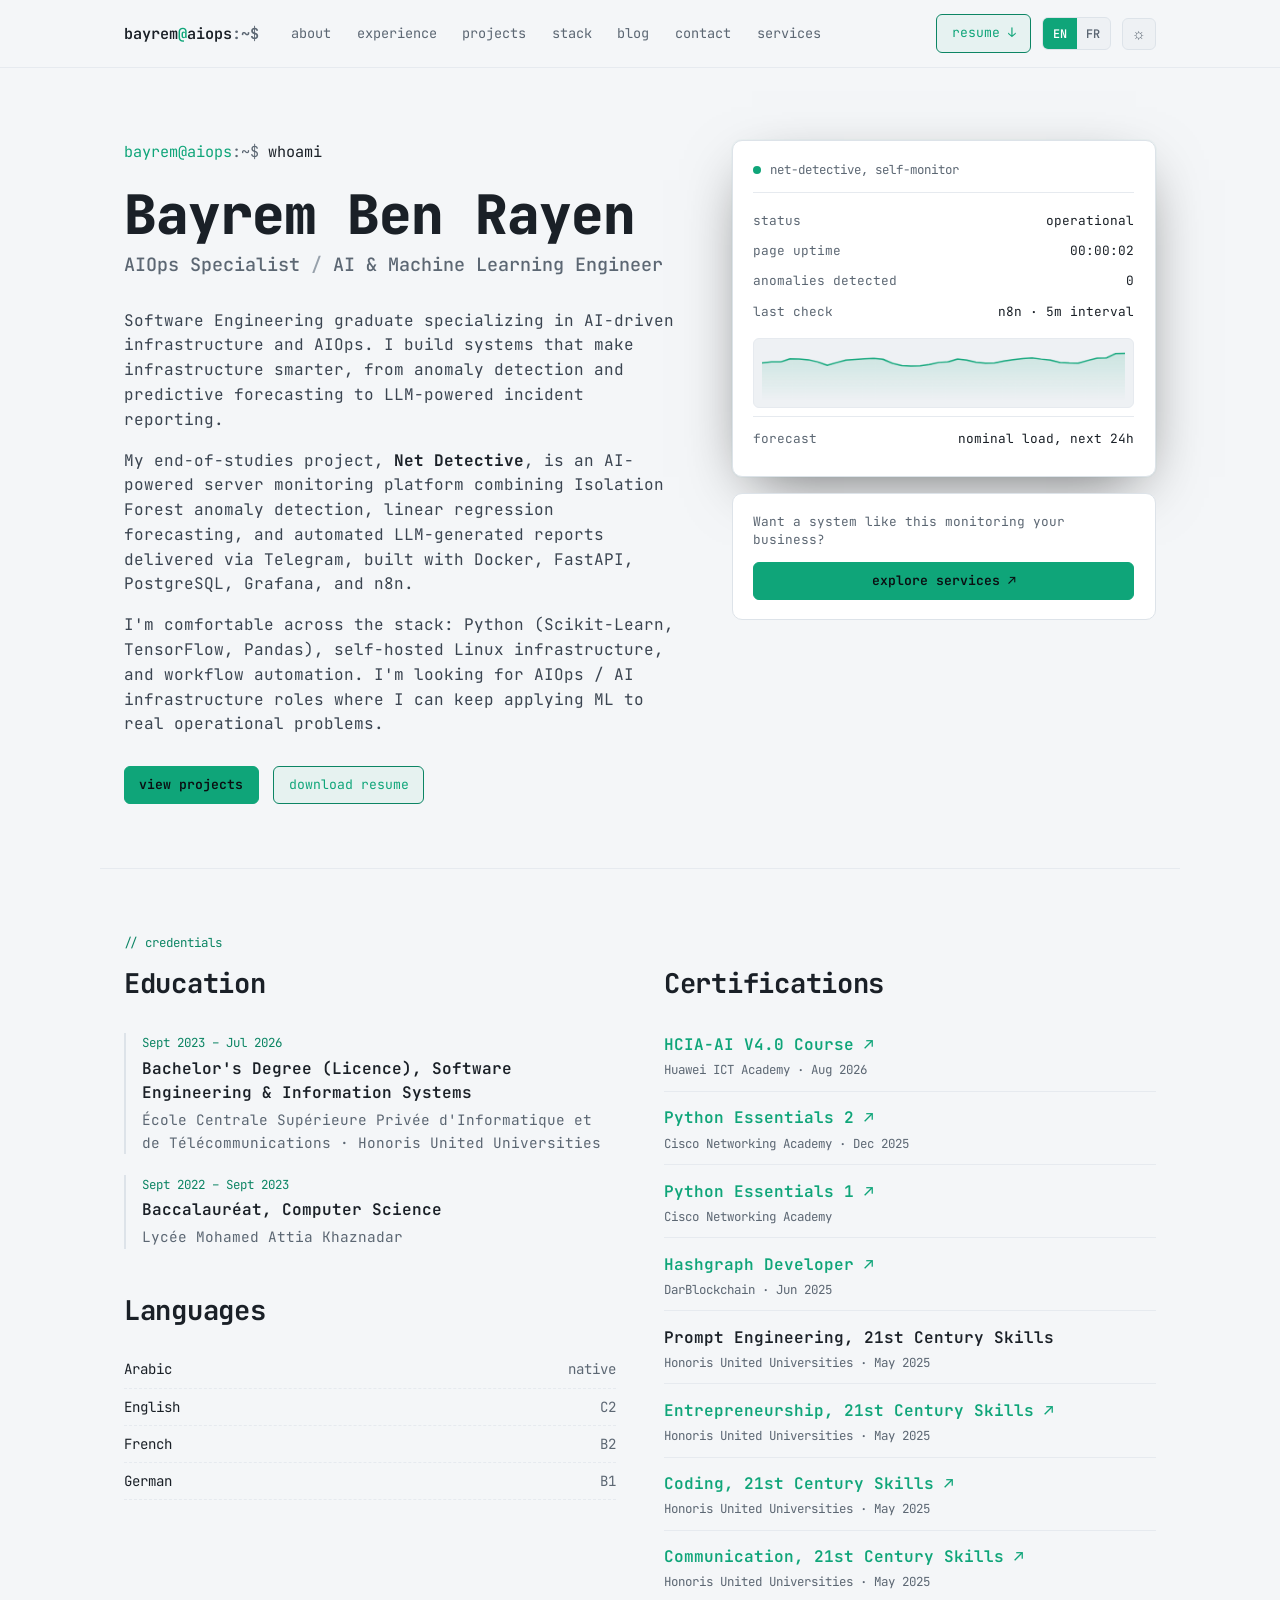
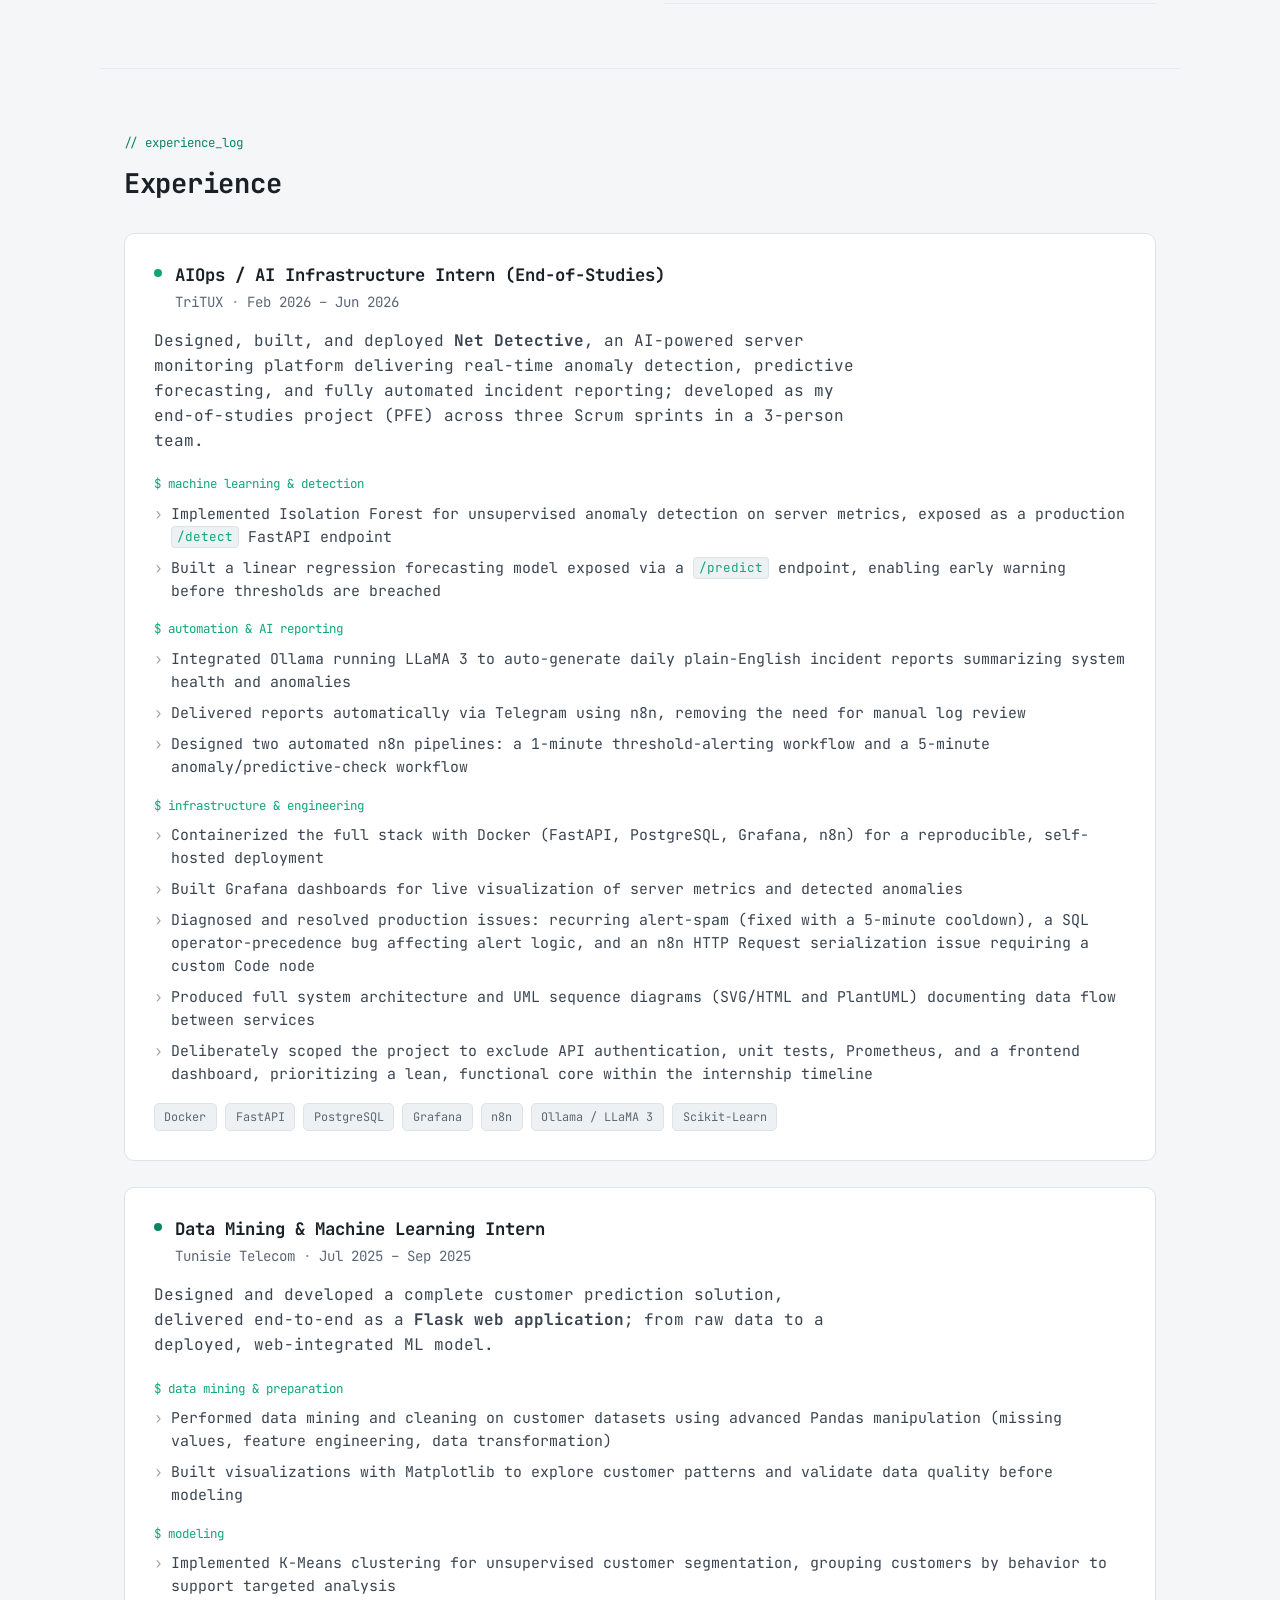
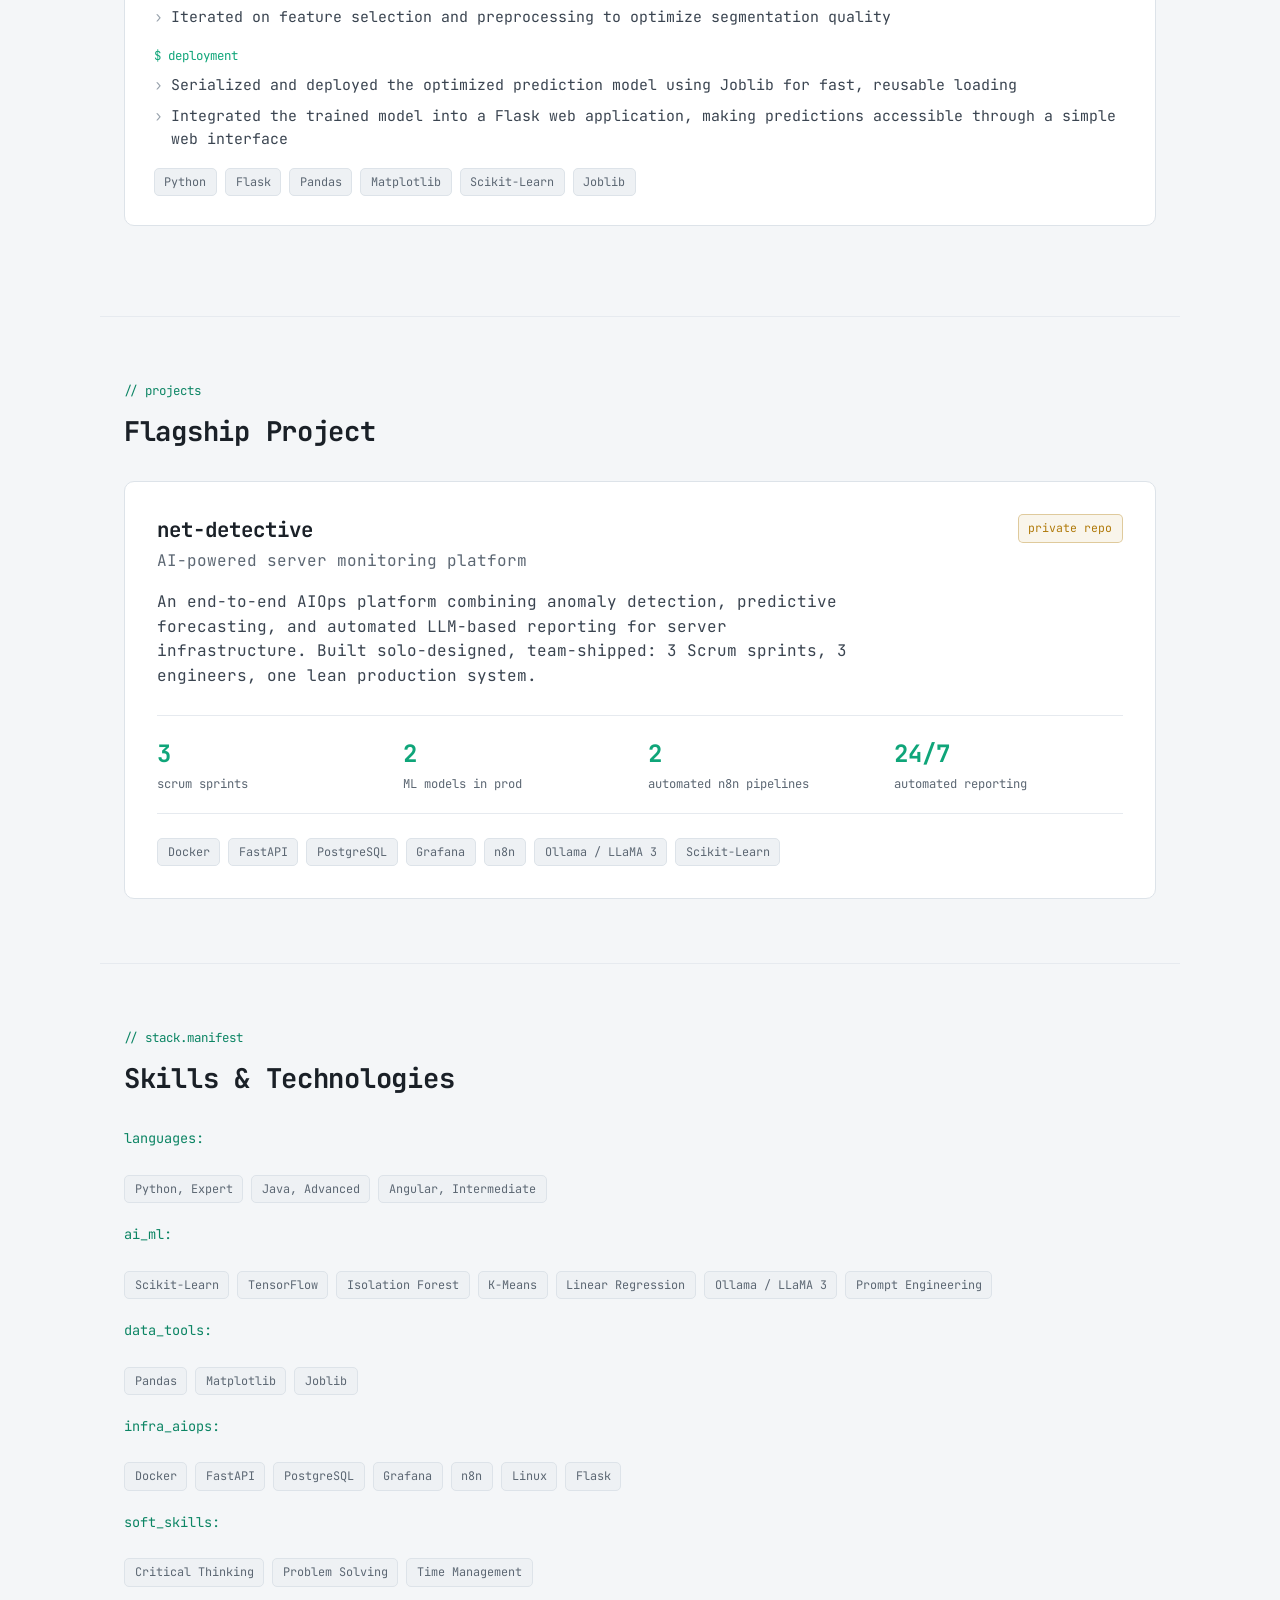
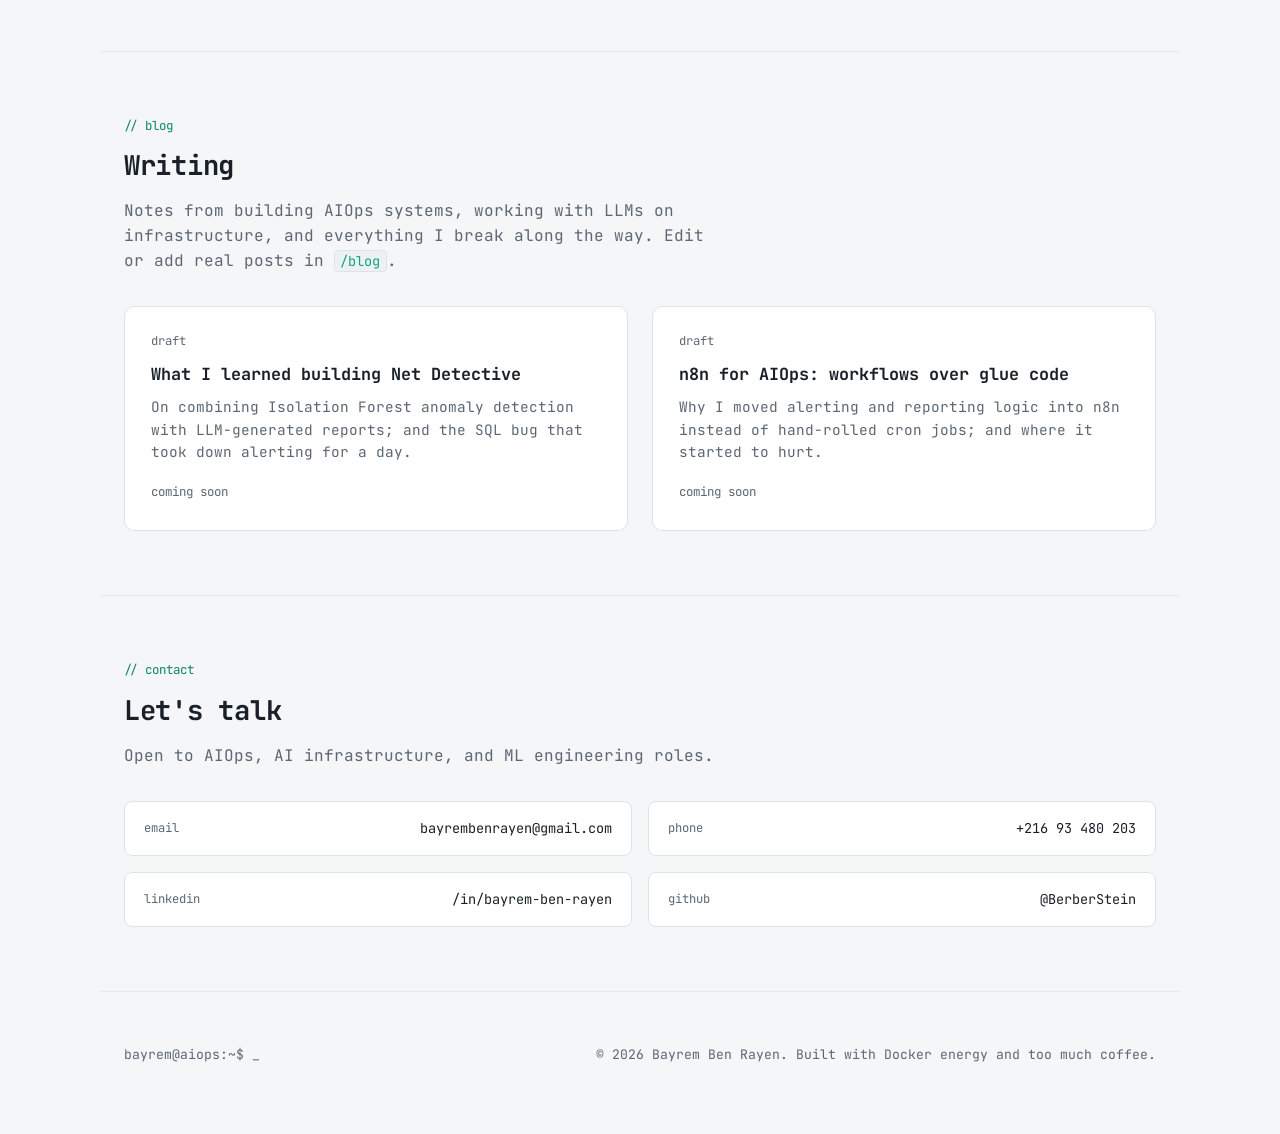
<file: index.html>
<!DOCTYPE html>
<html lang="en" data-theme="dark">
<head>
<meta charset="UTF-8">
<meta name="viewport" content="width=device-width, initial-scale=1.0">
<title data-i18n="meta.title">Bayrem Ben Rayen, AIOps Specialist</title>
<meta name="description" data-i18n="meta.description" content="Bayrem Ben Rayen, AIOps Specialist &amp; AI/ML Engineer. Building AI-powered monitoring, anomaly detection, and infrastructure automation.">
<link rel="preconnect" href="https://fonts.googleapis.com">
<link rel="preconnect" href="https://fonts.gstatic.com" crossorigin>
<link href="https://fonts.googleapis.com/css2?family=JetBrains+Mono:wght@400;500;600;700;800&display=swap" rel="stylesheet">
<link rel="stylesheet" href="style.css">
<script>
  /* Set theme before paint to avoid flash-of-wrong-theme */
  (function () {
    var t = localStorage.getItem('theme');
    if (!t) t = window.matchMedia('(prefers-color-scheme: light)').matches ? 'light' : 'dark';
    document.documentElement.setAttribute('data-theme', t);
  })();
</script>
</head>
<body>

<div class="scanline" aria-hidden="true"></div>

<!-- ============ NAV ============ -->
<header class="topbar">
  <div class="topbar-inner">
    <a href="#top" class="logo">bayrem<span class="accent">@</span>aiops<span class="muted">:~$</span></a>
    <nav class="tabs" id="tabs">
      <a href="#about" data-i18n="nav.about">about</a>
      <a href="#experience" data-i18n="nav.experience">experience</a>
      <a href="#projects" data-i18n="nav.projects">projects</a>
      <a href="#skills" data-i18n="nav.skills">stack</a>
      <a href="#blog" data-i18n="nav.blog">blog</a>
      <a href="#contact" data-i18n="nav.contact">contact</a>
      <a href="services.html" data-i18n="nav.services">services</a>
    </nav>

    <div class="nav-controls">
      <a class="btn btn-ghost resume-link js-resume-link" href="assets/Bayrem_Ben_Rayen_Resume.pdf" download="Bayrem_Ben_Rayen_Resume.pdf"><span data-i18n="nav.resume">resume</span> ↓</a>

      <div class="switcher lang-switcher" role="group" aria-label="Language">
        <button type="button" class="switcher-btn" data-lang="en" aria-pressed="true">EN</button>
        <button type="button" class="switcher-btn" data-lang="fr" aria-pressed="false">FR</button>
      </div>

      <button type="button" class="switcher theme-switcher" id="themeToggle" aria-label="Toggle light/dark theme">
        <span class="theme-icon theme-icon-dark" aria-hidden="true">&#9789;</span>
        <span class="theme-icon theme-icon-light" aria-hidden="true">&#9788;</span>
      </button>
    </div>

    <button class="menu-toggle" id="menuToggle" aria-label="Toggle menu" aria-expanded="false">
      <span></span><span></span><span></span>
    </button>
  </div>
</header>

<main id="top">

  <!-- ============ HERO ============ -->
  <section class="hero">
    <div class="hero-grid">
      <div class="hero-text">
        <p class="prompt-line"><span class="prompt">bayrem@aiops</span><span class="muted">:~$</span> <span class="typed" id="typedCmd"></span><span class="cursor" id="typeCursor">▌</span></p>
        <h1 class="hero-name" id="heroName" hidden>Bayrem Ben Rayen</h1>
        <p class="hero-role" id="heroRole" hidden data-i18n="hero.role">AIOps Specialist <span class="dim">/</span> AI &amp; Machine Learning Engineer</p>

        <div class="hero-about" id="heroAbout" hidden>
          <p data-i18n="hero.about1">Software Engineering graduate specializing in AI-driven infrastructure and AIOps. I build systems that make infrastructure smarter, from anomaly detection and predictive forecasting to LLM-powered incident reporting.</p>
          <p data-i18n="hero.about2">My end-of-studies project, <strong>Net Detective</strong>, is an AI-powered server monitoring platform combining Isolation Forest anomaly detection, linear regression forecasting, and automated LLM-generated reports delivered via Telegram, built with Docker, FastAPI, PostgreSQL, Grafana, and n8n.</p>
          <p data-i18n="hero.about3">I'm comfortable across the stack: Python (Scikit-Learn, TensorFlow, Pandas), self-hosted Linux infrastructure, and workflow automation. I'm looking for AIOps / AI infrastructure roles where I can keep applying ML to real operational problems.</p>
        </div>

        <div class="hero-cta" id="heroCta" hidden>
          <a href="#projects" class="btn btn-primary" data-i18n="hero.ctaProjects">view projects</a>
          <a href="assets/Bayrem_Ben_Rayen_Resume.pdf" download="Bayrem_Ben_Rayen_Resume.pdf" class="btn btn-ghost js-resume-link" data-i18n="hero.ctaResume">download resume</a>
        </div>
      </div>

      <!-- Signature element: live self-monitoring widget, plus a separate services CTA card -->
      <div class="status-column">
        <aside class="status-card" aria-label="Live status panel">
          <div class="status-card-head">
            <span class="dot dot-live"></span>
            <span class="status-title" data-i18n="status.title">net-detective, self-monitor</span>
          </div>
          <div class="status-row">
            <span class="k" data-i18n="status.status">status</span><span class="v v-ok" data-i18n="status.operational">operational</span>
          </div>
          <div class="status-row">
            <span class="k" data-i18n="status.uptime">page uptime</span><span class="v mono" id="uptime">00:00:00</span>
          </div>
          <div class="status-row">
            <span class="k" data-i18n="status.anomalies">anomalies detected</span><span class="v mono">0</span>
          </div>
          <div class="status-row">
            <span class="k" data-i18n="status.lastCheck">last check</span><span class="v mono">n8n · 5m interval</span>
          </div>
          <div class="sparkline-wrap">
            <canvas id="sparkline" width="280" height="64" aria-hidden="true"></canvas>
          </div>
          <div class="status-row status-row-sub">
            <span class="k" data-i18n="status.forecast">forecast</span><span class="v mono v-muted" data-i18n="status.forecastValue">nominal load, next 24h</span>
          </div>
        </aside>

        <div class="services-cta-card">
          <p class="services-cta-line" data-i18n="status.ctaLine">Want a system like this monitoring your business?</p>
          <a href="services.html" class="btn btn-primary services-cta-btn" data-i18n="status.ctaBtn">explore services ↗</a>
        </div>
      </div>
    </div>
  </section>

  <!-- ============ ABOUT / EDUCATION / CERTS ============ -->
  <section class="section" id="about">
    <p class="section-label" data-i18n="credentials.label">// credentials</p>
    <div class="credentials-grid">
      <div>
        <h2 class="section-title" data-i18n="credentials.education">Education</h2>
        <ul class="log-list">
          <li class="log-item">
            <p class="log-time">Sept 2023 – Jul 2026</p>
            <p class="log-title" data-i18n="credentials.degree1">Bachelor's Degree (Licence), Software Engineering &amp; Information Systems</p>
            <p class="log-org">École Centrale Supérieure Privée d'Informatique et de Télécommunications · Honoris United Universities</p>
          </li>
          <li class="log-item">
            <p class="log-time">Sept 2022 – Sept 2023</p>
            <p class="log-title" data-i18n="credentials.degree2">Baccalauréat, Computer Science</p>
            <p class="log-org">Lycée Mohamed Attia Khaznadar</p>
          </li>
        </ul>

        <h2 class="section-title" style="margin-top:2.5rem" data-i18n="credentials.languages">Languages</h2>
        <div class="lang-grid">
          <div class="lang-item"><span data-i18n="lang.arabic">Arabic</span><span class="muted" data-i18n="lang.native">native</span></div>
          <div class="lang-item"><span data-i18n="lang.english">English</span><span class="muted">C2</span></div>
          <div class="lang-item"><span data-i18n="lang.french">French</span><span class="muted">B2</span></div>
          <div class="lang-item"><span data-i18n="lang.german">German</span><span class="muted">B1</span></div>
        </div>
      </div>

      <div>
        <h2 class="section-title" data-i18n="credentials.certifications">Certifications</h2>
        <ul class="cert-list">
          <li><span class="cert-name"><a href="https://kltstaticcontent.shixizhi.huawei.com/1365189427395223554/certificate/20260824/4f1c92c9d13d463e9f80c8f2a8dee441_ICT20260824010252810e654c35db4ef8adb7e2ed8cce6f40.png" target="_blank" rel="noopener">HCIA-AI V4.0 Course ↗</a></span><span class="cert-meta">Huawei ICT Academy · Aug 2026</span></li>
          <li><span class="cert-name"><a href="https://www.credly.com/badges/057ed970-123d-4dab-bc8f-a07d6956bdf1/linked_in_profile" target="_blank" rel="noopener">Python Essentials 2 ↗</a></span><span class="cert-meta">Cisco Networking Academy · Dec 2025</span></li>
          <li><span class="cert-name"><a href="https://www.credly.com/badges/977ac0bd-4175-491e-a838-a5a102649966/linked_in_profile" target="_blank" rel="noopener">Python Essentials 1 ↗</a></span><span class="cert-meta">Cisco Networking Academy</span></li>
          <li><span class="cert-name"><a href="https://certs.hashgraphdev.com/01b52979-6a62-4985-bcdd-cd4ba0e182e5.pdf" target="_blank" rel="noopener">Hashgraph Developer ↗</a></span><span class="cert-meta">DarBlockchain · Jun 2025</span></li>
          <li><span class="cert-name">Prompt Engineering, 21st Century Skills</span><span class="cert-meta">Honoris United Universities · May 2025</span></li>
          <li><span class="cert-name"><a href="https://certificate.bcdiploma.com/check/5B439CD9E2BDD6687E4ACC3F249353265AF00162A43A68F69F8790824325276DRUJjdm1tbWtLb0tnSVJaOUZRanVSR2g4M0QwbHc4bUlYZnRDMXlwajBJdHRxZFJn" target="_blank" rel="noopener">Entrepreneurship, 21st Century Skills ↗</a></span><span class="cert-meta">Honoris United Universities · May 2025</span></li>
          <li><span class="cert-name"><a href="https://certificate.bcdiploma.com/check/F046010E24EC4E0623BB02B05426C9A2F44B61C1AB4B148A36810F5EF00DCD72S1EyNGFXZW5BWGdTc1VpeUhMWldTd1pKMkl2OC94a2s0ZmpjQk04amM2dmhZWXVO" target="_blank" rel="noopener">Coding, 21st Century Skills ↗</a></span><span class="cert-meta">Honoris United Universities · May 2025</span></li>
          <li><span class="cert-name"><a href="https://certificate.bcdiploma.com/check/F725AB26A1311F7C8F5179470775BBAE978161C5951278259E3E6DB64FC4564BQ0tPTjdTdi9pbnpOaTdFTWxhbHpRNjdKT2phV1RYSVlhQjdGSW5HYzg3UlQvZHZ5" target="_blank" rel="noopener">Communication, 21st Century Skills ↗</a></span><span class="cert-meta">Honoris United Universities · May 2025</span></li>
        </ul>
      </div>
    </div>
  </section>

  <!-- ============ EXPERIENCE ============ -->
  <section class="section" id="experience">
    <p class="section-label" data-i18n="experience.label">// experience_log</p>
    <h2 class="section-title" data-i18n="experience.title">Experience</h2>

    <div class="log-entry">
      <div class="log-entry-head">
        <span class="dot dot-live"></span>
        <div>
          <p class="log-entry-title" data-i18n="exp1.title">AIOps / AI Infrastructure Intern (End-of-Studies)</p>
          <p class="log-entry-org">TriTUX <span class="dim">·</span> <span class="mono muted">Feb 2026 – Jun 2026</span></p>
        </div>
      </div>
      <p class="log-entry-summary" data-i18n="exp1.summary">Designed, built, and deployed <strong>Net Detective</strong>, an AI-powered server monitoring platform delivering real-time anomaly detection, predictive forecasting, and fully automated incident reporting; developed as my end-of-studies project (PFE) across three Scrum sprints in a 3-person team.</p>

      <div class="log-block">
        <p class="log-block-label" data-i18n="exp1.block1Label">$ machine learning &amp; detection</p>
        <ul class="terminal-list" data-i18n="exp1.block1Items">
          <li>Implemented Isolation Forest for unsupervised anomaly detection on server metrics, exposed as a production <code>/detect</code> FastAPI endpoint</li>
          <li>Built a linear regression forecasting model exposed via a <code>/predict</code> endpoint, enabling early warning before thresholds are breached</li>
        </ul>
      </div>
      <div class="log-block">
        <p class="log-block-label" data-i18n="exp1.block2Label">$ automation &amp; AI reporting</p>
        <ul class="terminal-list" data-i18n="exp1.block2Items">
          <li>Integrated Ollama running LLaMA 3 to auto-generate daily plain-English incident reports summarizing system health and anomalies</li>
          <li>Delivered reports automatically via Telegram using n8n, removing the need for manual log review</li>
          <li>Designed two automated n8n pipelines: a 1-minute threshold-alerting workflow and a 5-minute anomaly/predictive-check workflow</li>
        </ul>
      </div>
      <div class="log-block">
        <p class="log-block-label" data-i18n="exp1.block3Label">$ infrastructure &amp; engineering</p>
        <ul class="terminal-list" data-i18n="exp1.block3Items">
          <li>Containerized the full stack with Docker (FastAPI, PostgreSQL, Grafana, n8n) for a reproducible, self-hosted deployment</li>
          <li>Built Grafana dashboards for live visualization of server metrics and detected anomalies</li>
          <li>Diagnosed and resolved production issues: recurring alert-spam (fixed with a 5-minute cooldown), a SQL operator-precedence bug affecting alert logic, and an n8n HTTP Request serialization issue requiring a custom Code node</li>
          <li>Produced full system architecture and UML sequence diagrams (SVG/HTML and PlantUML) documenting data flow between services</li>
          <li>Deliberately scoped the project to exclude API authentication, unit tests, Prometheus, and a frontend dashboard, prioritizing a lean, functional core within the internship timeline</li>
        </ul>
      </div>
      <div class="tag-row">
        <span class="tag">Docker</span><span class="tag">FastAPI</span><span class="tag">PostgreSQL</span><span class="tag">Grafana</span><span class="tag">n8n</span><span class="tag">Ollama / LLaMA 3</span><span class="tag">Scikit-Learn</span>
      </div>
    </div>

    <div class="log-entry">
      <div class="log-entry-head">
        <span class="dot dot-ok"></span>
        <div>
          <p class="log-entry-title" data-i18n="exp2.title">Data Mining &amp; Machine Learning Intern</p>
          <p class="log-entry-org">Tunisie Telecom <span class="dim">·</span> <span class="mono muted">Jul 2025 – Sep 2025</span></p>
        </div>
      </div>
      <p class="log-entry-summary" data-i18n="exp2.summary">Designed and developed a complete customer prediction solution, delivered end-to-end as a <strong>Flask web application</strong>; from raw data to a deployed, web-integrated ML model.</p>

      <div class="log-block">
        <p class="log-block-label" data-i18n="exp2.block1Label">$ data mining &amp; preparation</p>
        <ul class="terminal-list" data-i18n="exp2.block1Items">
          <li>Performed data mining and cleaning on customer datasets using advanced Pandas manipulation (missing values, feature engineering, data transformation)</li>
          <li>Built visualizations with Matplotlib to explore customer patterns and validate data quality before modeling</li>
        </ul>
      </div>
      <div class="log-block">
        <p class="log-block-label" data-i18n="exp2.block2Label">$ modeling</p>
        <ul class="terminal-list" data-i18n="exp2.block2Items">
          <li>Implemented K-Means clustering for unsupervised customer segmentation, grouping customers by behavior to support targeted analysis</li>
          <li>Iterated on feature selection and preprocessing to optimize segmentation quality</li>
        </ul>
      </div>
      <div class="log-block">
        <p class="log-block-label" data-i18n="exp2.block3Label">$ deployment</p>
        <ul class="terminal-list" data-i18n="exp2.block3Items">
          <li>Serialized and deployed the optimized prediction model using Joblib for fast, reusable loading</li>
          <li>Integrated the trained model into a Flask web application, making predictions accessible through a simple web interface</li>
        </ul>
      </div>
      <div class="tag-row">
        <span class="tag">Python</span><span class="tag">Flask</span><span class="tag">Pandas</span><span class="tag">Matplotlib</span><span class="tag">Scikit-Learn</span><span class="tag">Joblib</span>
      </div>
    </div>
  </section>

  <!-- ============ PROJECTS ============ -->
  <section class="section" id="projects">
    <p class="section-label" data-i18n="projects.label">// projects</p>
    <h2 class="section-title" data-i18n="projects.title">Flagship Project</h2>

    <div class="project-card">
      <div class="project-card-head">
        <div>
          <p class="project-name">net-detective</p>
          <p class="project-tagline" data-i18n="projects.tagline">AI-powered server monitoring platform</p>
        </div>
        <span class="badge badge-private" data-i18n="projects.private">private repo</span>
      </div>
      <p class="project-desc" data-i18n="projects.desc">An end-to-end AIOps platform combining anomaly detection, predictive forecasting, and automated LLM-based reporting for server infrastructure. Built solo-designed, team-shipped: 3 Scrum sprints, 3 engineers, one lean production system.</p>

      <div class="project-stats">
        <div class="stat"><span class="stat-num">3</span><span class="stat-label" data-i18n="projects.stat1">scrum sprints</span></div>
        <div class="stat"><span class="stat-num">2</span><span class="stat-label" data-i18n="projects.stat2">ML models in prod</span></div>
        <div class="stat"><span class="stat-num">2</span><span class="stat-label" data-i18n="projects.stat3">automated n8n pipelines</span></div>
        <div class="stat"><span class="stat-num">24/7</span><span class="stat-label" data-i18n="projects.stat4">automated reporting</span></div>
      </div>

      <div class="tag-row">
        <span class="tag">Docker</span><span class="tag">FastAPI</span><span class="tag">PostgreSQL</span><span class="tag">Grafana</span><span class="tag">n8n</span><span class="tag">Ollama / LLaMA 3</span><span class="tag">Scikit-Learn</span>
      </div>
    </div>
  </section>

  <!-- ============ SKILLS ============ -->
  <section class="section" id="skills">
    <p class="section-label" data-i18n="skills.label">// stack.manifest</p>
    <h2 class="section-title" data-i18n="skills.title">Skills &amp; Technologies</h2>

    <div class="stack-grid">
      <div class="stack-group">
        <p class="stack-key">languages:</p>
        <div class="tag-row"><span class="tag" data-i18n="skills.pyExpert">Python, Expert</span><span class="tag" data-i18n="skills.javaAdv">Java, Advanced</span><span class="tag" data-i18n="skills.angularInt">Angular, Intermediate</span></div>
      </div>
      <div class="stack-group">
        <p class="stack-key">ai_ml:</p>
        <div class="tag-row"><span class="tag">Scikit-Learn</span><span class="tag">TensorFlow</span><span class="tag">Isolation Forest</span><span class="tag">K-Means</span><span class="tag">Linear Regression</span><span class="tag">Ollama / LLaMA 3</span><span class="tag">Prompt Engineering</span></div>
      </div>
      <div class="stack-group">
        <p class="stack-key">data_tools:</p>
        <div class="tag-row"><span class="tag">Pandas</span><span class="tag">Matplotlib</span><span class="tag">Joblib</span></div>
      </div>
      <div class="stack-group">
        <p class="stack-key">infra_aiops:</p>
        <div class="tag-row"><span class="tag">Docker</span><span class="tag">FastAPI</span><span class="tag">PostgreSQL</span><span class="tag">Grafana</span><span class="tag">n8n</span><span class="tag">Linux</span><span class="tag">Flask</span></div>
      </div>
      <div class="stack-group">
        <p class="stack-key">soft_skills:</p>
        <div class="tag-row"><span class="tag" data-i18n="skills.critical">Critical Thinking</span><span class="tag" data-i18n="skills.problem">Problem Solving</span><span class="tag" data-i18n="skills.time">Time Management</span></div>
      </div>
    </div>
  </section>

  <!-- ============ BLOG ============ -->
  <section class="section" id="blog">
    <p class="section-label" data-i18n="blog.label">// blog</p>
    <h2 class="section-title" data-i18n="blog.title">Writing</h2>
    <p class="section-intro" data-i18n="blog.intro">Notes from building AIOps systems, working with LLMs on infrastructure, and everything I break along the way. <span class="muted">Edit or add real posts in <code>/blog</code>.</span></p>

    <div class="blog-grid">
      <article class="blog-card">
        <p class="blog-meta"><span class="mono muted" data-i18n="blog.draft">draft</span></p>
        <h3 class="blog-title" data-i18n="blog.post1Title">What I learned building Net Detective</h3>
        <p class="blog-excerpt" data-i18n="blog.post1Excerpt">On combining Isolation Forest anomaly detection with LLM-generated reports; and the SQL bug that took down alerting for a day.</p>
        <span class="blog-link muted" data-i18n="blog.comingSoon">coming soon</span>
      </article>
      <article class="blog-card">
        <p class="blog-meta"><span class="mono muted" data-i18n="blog.draft">draft</span></p>
        <h3 class="blog-title" data-i18n="blog.post2Title">n8n for AIOps: workflows over glue code</h3>
        <p class="blog-excerpt" data-i18n="blog.post2Excerpt">Why I moved alerting and reporting logic into n8n instead of hand-rolled cron jobs; and where it started to hurt.</p>
        <span class="blog-link muted" data-i18n="blog.comingSoon">coming soon</span>
      </article>
    </div>
  </section>

  <!-- ============ CONTACT ============ -->
  <section class="section section-contact" id="contact">
    <p class="section-label" data-i18n="contact.label">// contact</p>
    <h2 class="section-title" data-i18n="contact.title">Let's talk</h2>
    <p class="section-intro" data-i18n="contact.intro">Open to AIOps, AI infrastructure, and ML engineering roles.</p>

    <div class="contact-grid">
      <a class="contact-item" href="mailto:bayrembenrayen@gmail.com">
        <span class="k" data-i18n="contact.email">email</span>
        <span class="v">bayrembenrayen@gmail.com</span>
      </a>
      <a class="contact-item" href="tel:+21693480203">
        <span class="k" data-i18n="contact.phone">phone</span>
        <span class="v">+216 93 480 203</span>
      </a>
      <a class="contact-item" href="https://www.linkedin.com/in/bayrem-ben-rayen-43b81b291/" target="_blank" rel="noopener">
        <span class="k" data-i18n="contact.linkedin">linkedin</span>
        <span class="v">/in/bayrem-ben-rayen</span>
      </a>
      <a class="contact-item" href="https://github.com/BerberStein" target="_blank" rel="noopener">
        <span class="k" data-i18n="contact.github">github</span>
        <span class="v">@BerberStein</span>
      </a>
    </div>
  </section>

</main>

<footer class="footer">
  <p class="mono muted">bayrem@aiops:~$ <span class="blink-cursor">_</span></p>
  <p class="muted" id="footerCredit" data-i18n="footer.credit">© {year} Bayrem Ben Rayen. Built with Docker energy and too much coffee.</p>
</footer>

<script src="translations.js"></script>
<script src="script.js"></script>
</body>
</html>
</file>
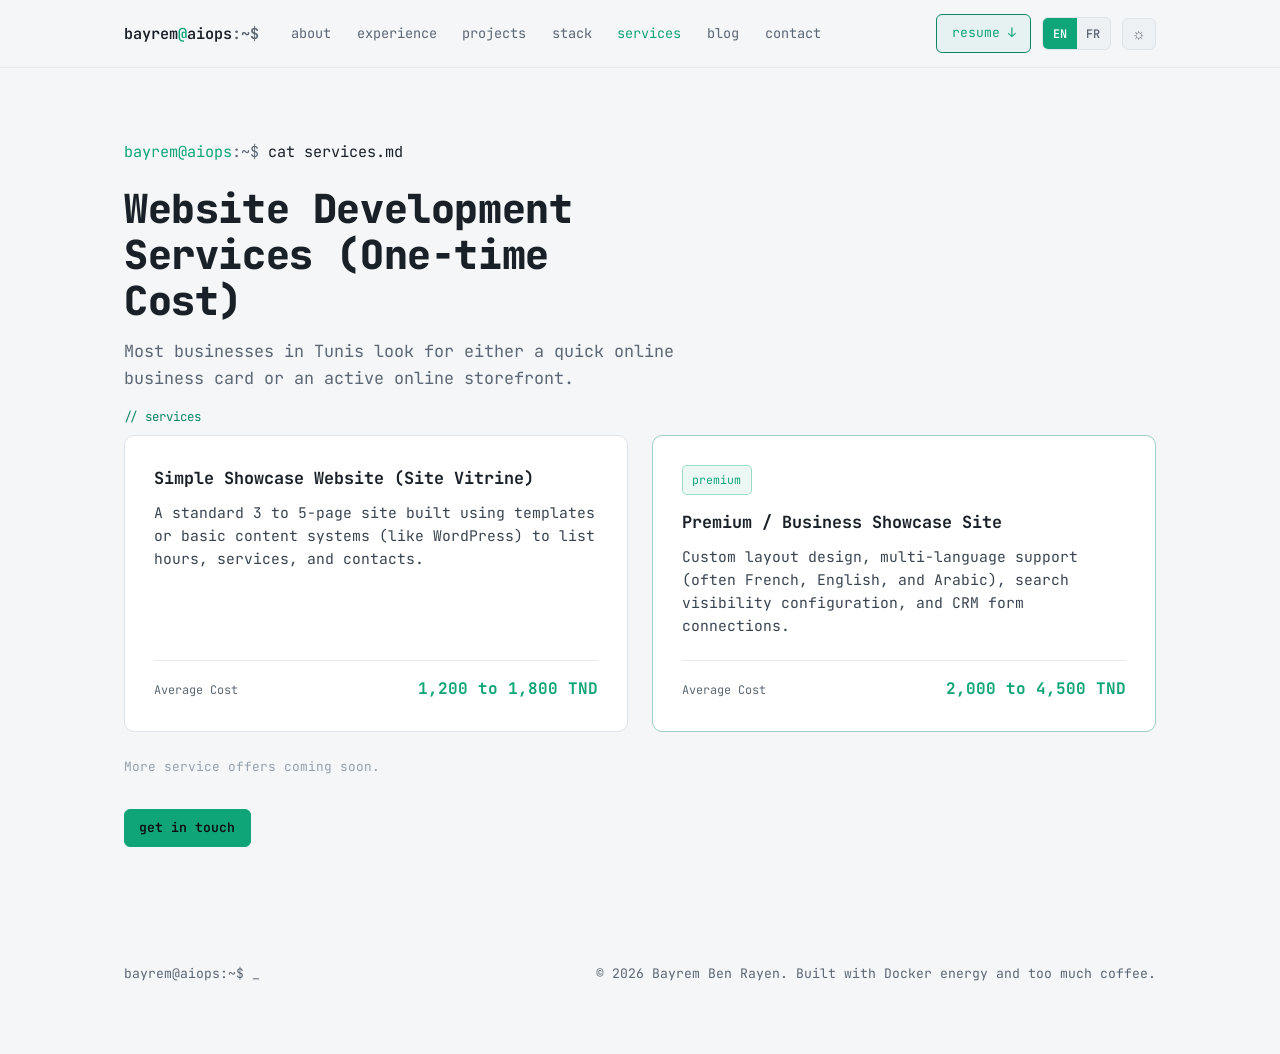
<file: services.html>
<!DOCTYPE html>
<html lang="en" data-theme="dark">
<head>
<meta charset="UTF-8">
<meta name="viewport" content="width=device-width, initial-scale=1.0">
<title data-i18n="services.metaTitle">Services, Bayrem Ben Rayen</title>
<meta name="description" data-i18n="services.metaDescription" content="Website development services offered by Bayrem Ben Rayen: showcase and premium business sites, pricing in TND.">
<link rel="preconnect" href="https://fonts.googleapis.com">
<link rel="preconnect" href="https://fonts.gstatic.com" crossorigin>
<link href="https://fonts.googleapis.com/css2?family=JetBrains+Mono:wght@400;500;600;700;800&display=swap" rel="stylesheet">
<link rel="stylesheet" href="style.css">
<script>
  /* Set theme before paint to avoid flash-of-wrong-theme */
  (function () {
    var t = localStorage.getItem('theme');
    if (!t) t = window.matchMedia('(prefers-color-scheme: light)').matches ? 'light' : 'dark';
    document.documentElement.setAttribute('data-theme', t);
  })();
</script>
</head>
<body>

<div class="scanline" aria-hidden="true"></div>

<!-- ============ NAV ============ -->
<header class="topbar">
  <div class="topbar-inner">
    <a href="index.html#top" class="logo">bayrem<span class="accent">@</span>aiops<span class="muted">:~$</span></a>
    <nav class="tabs" id="tabs">
      <a href="index.html#about" data-i18n="nav.about">about</a>
      <a href="index.html#experience" data-i18n="nav.experience">experience</a>
      <a href="index.html#projects" data-i18n="nav.projects">projects</a>
      <a href="index.html#skills" data-i18n="nav.skills">stack</a>
      <a href="services.html" class="active" data-i18n="nav.services">services</a>
      <a href="index.html#blog" data-i18n="nav.blog">blog</a>
      <a href="index.html#contact" data-i18n="nav.contact">contact</a>
    </nav>

    <div class="nav-controls">
      <a class="btn btn-ghost resume-link js-resume-link" href="assets/Bayrem_Ben_Rayen_Resume.pdf" download="Bayrem_Ben_Rayen_Resume.pdf"><span data-i18n="nav.resume">resume</span> ↓</a>

      <div class="switcher lang-switcher" role="group" aria-label="Language">
        <button type="button" class="switcher-btn" data-lang="en" aria-pressed="true">EN</button>
        <button type="button" class="switcher-btn" data-lang="fr" aria-pressed="false">FR</button>
      </div>

      <button type="button" class="switcher theme-switcher" id="themeToggle" aria-label="Toggle light/dark theme">
        <span class="theme-icon theme-icon-dark" aria-hidden="true">&#9789;</span>
        <span class="theme-icon theme-icon-light" aria-hidden="true">&#9788;</span>
      </button>
    </div>

    <button class="menu-toggle" id="menuToggle" aria-label="Toggle menu" aria-expanded="false">
      <span></span><span></span><span></span>
    </button>
  </div>
</header>

<main id="top">

  <!-- ============ SERVICES HERO ============ -->
  <section class="hero services-hero">
    <p class="prompt-line"><span class="prompt">bayrem@aiops</span><span class="muted">:~$</span> <span class="mono">cat services.md</span></p>
    <h1 class="services-title" data-i18n="services.title">Website Development Services (One-time Cost)</h1>
    <p class="services-lede" data-i18n="services.intro">Most businesses in Tunis look for either a quick online business card or an active online storefront.</p>
  </section>

  <!-- ============ SERVICES LIST ============ -->
  <section class="section services-section">
    <p class="section-label" data-i18n="services.label">// services</p>

    <div class="services-grid">
      <div class="service-card">
        <p class="service-name" data-i18n="services.offer1Name">Simple Showcase Website (Site Vitrine)</p>
        <p class="service-desc" data-i18n="services.offer1Desc">A standard 3 to 5-page site built using templates or basic content systems (like WordPress) to list hours, services, and contacts.</p>
        <div class="service-price">
          <span class="service-price-label" data-i18n="services.avgCost">Average Cost</span>
          <span class="service-price-value" data-i18n="services.offer1Price">1,200 to 1,800 TND</span>
        </div>
      </div>

      <div class="service-card">
        <span class="badge badge-featured" data-i18n="services.premium">premium</span>
        <p class="service-name" data-i18n="services.offer2Name">Premium / Business Showcase Site</p>
        <p class="service-desc" data-i18n="services.offer2Desc">Custom layout design, multi-language support (often French, English, and Arabic), search visibility configuration, and CRM form connections.</p>
        <div class="service-price">
          <span class="service-price-label" data-i18n="services.avgCost">Average Cost</span>
          <span class="service-price-value" data-i18n="services.offer2Price">2,000 to 4,500 TND</span>
        </div>
      </div>
    </div>

    <p class="services-note" data-i18n="services.note">More service offers coming soon.</p>

    <div class="services-cta">
      <a href="index.html#contact" class="btn btn-primary" data-i18n="services.cta">get in touch</a>
    </div>
  </section>

</main>

<footer class="footer">
  <p class="mono muted">bayrem@aiops:~$ <span class="blink-cursor">_</span></p>
  <p class="muted" id="footerCredit" data-i18n="footer.credit">© {year} Bayrem Ben Rayen. Built with Docker energy and too much coffee.</p>
</footer>

<script src="translations.js"></script>
<script src="script.js"></script>
</body>
</html>
</file>
<file: style.css>
/* =========================================================
   Tokens
========================================================= */
:root {
  --bg: #0B0E11;
  --surface: #12161B;
  --surface-2: #171C22;
  --border: #232A31;
  --border-soft: #1B2027;
  --text: #E6EDF3;
  --muted: #7D8A96;
  --dim: #4C555E;
  --accent: #2EE6A6;
  --accent-dim: #1C8F68;
  --amber: #F0B429;
  --danger: #FF5D5D;
  --text-soft: #C4CDD5;
  --topbar-bg: rgba(11, 14, 17, 0.85);
  --scanline-opacity: 0.012;

  --font-mono: 'JetBrains Mono', ui-monospace, 'SFMono-Regular', Menlo, monospace;
  --font-body: 'JetBrains Mono', ui-monospace, 'SFMono-Regular', Menlo, monospace;

  --max-w: 1080px;
}

[data-theme="light"] {
  --bg: #F4F6F8;
  --surface: #FFFFFF;
  --surface-2: #EEF1F4;
  --border: #DDE3E9;
  --border-soft: #E6EAEF;
  --text: #1A2027;
  --muted: #5C6773;
  --dim: #97A1AB;
  --accent: #0FA579;
  --accent-dim: #0C8564;
  --amber: #B07A0A;
  --danger: #D93F3F;
  --text-soft: #3A4450;
  --topbar-bg: rgba(244, 246, 248, 0.85);
  --scanline-opacity: 0;
}

* { box-sizing: border-box; }
html { scroll-behavior: smooth; }

@media (prefers-reduced-motion: reduce) {
  html { scroll-behavior: auto; }
  * { animation-duration: 0.01ms !important; animation-iteration-count: 1 !important; transition-duration: 0.01ms !important; }
}

body {
  margin: 0;
  background: var(--bg);
  color: var(--text);
  font-family: var(--font-body);
  line-height: 1.55;
  -webkit-font-smoothing: antialiased;
  transition: background 0.2s ease, color 0.2s ease;
}

a { color: inherit; text-decoration: none; }
ul { list-style: none; margin: 0; padding: 0; }
code {
  font-family: var(--font-mono);
  background: var(--surface-2);
  border: 1px solid var(--border);
  padding: 0.1em 0.4em;
  border-radius: 4px;
  font-size: 0.85em;
  color: var(--accent);
}

.accent { color: var(--accent); }
.muted { color: var(--muted); }
.dim { color: var(--dim); }
.mono { font-family: var(--font-mono); }

/* subtle CRT scanline overlay -- signature texture, very low opacity */
.scanline {
  position: fixed;
  inset: 0;
  pointer-events: none;
  z-index: 999;
  background: repeating-linear-gradient(
    to bottom,
    rgba(255,255,255,var(--scanline-opacity)) 0px,
    rgba(255,255,255,var(--scanline-opacity)) 1px,
    transparent 1px,
    transparent 3px
  );
  mix-blend-mode: overlay;
}

/* =========================================================
   Topbar
========================================================= */
.topbar {
  position: sticky;
  top: 0;
  z-index: 100;
  background: var(--topbar-bg);
  backdrop-filter: blur(10px);
  border-bottom: 1px solid var(--border-soft);
  transition: background 0.2s ease, border-color 0.2s ease;
}
.topbar-inner {
  max-width: var(--max-w);
  margin: 0 auto;
  padding: 0.9rem 1.5rem;
  display: flex;
  align-items: center;
  gap: 2rem;
}
.logo {
  font-family: var(--font-mono);
  font-weight: 600;
  font-size: 0.95rem;
  white-space: nowrap;
}
.tabs {
  display: flex;
  gap: 1.6rem;
  flex: 1;
  font-family: var(--font-mono);
  font-size: 0.85rem;
}
.tabs a {
  color: var(--muted);
  transition: color 0.15s ease;
  position: relative;
}
.tabs a:hover, .tabs a:focus-visible { color: var(--accent); }
.tabs a.active { color: var(--accent); }

.nav-controls {
  display: flex;
  align-items: center;
  gap: 0.7rem;
}
.resume-link { white-space: nowrap; }

.switcher {
  display: flex;
  align-items: center;
  border: 1px solid var(--border);
  border-radius: 6px;
  background: var(--surface-2);
  overflow: hidden;
}
.switcher-btn {
  font-family: var(--font-mono);
  font-size: 0.74rem;
  font-weight: 600;
  color: var(--muted);
  background: none;
  border: none;
  padding: 0.45rem 0.6rem;
  cursor: pointer;
  transition: color 0.15s ease, background 0.15s ease;
}
.switcher-btn:hover { color: var(--text); }
.switcher-btn[aria-pressed="true"] {
  color: #0B0E11;
  background: var(--accent);
}
[data-theme="light"] .switcher-btn[aria-pressed="true"] { color: #FFFFFF; }

.theme-switcher {
  display: flex;
  align-items: center;
  justify-content: center;
  width: 34px;
  height: 32px;
  border: 1px solid var(--border);
  border-radius: 6px;
  background: var(--surface-2);
  cursor: pointer;
  color: var(--muted);
  transition: color 0.15s ease, border-color 0.15s ease;
}
.theme-switcher:hover { color: var(--accent); border-color: var(--accent-dim); }
.theme-icon { font-size: 0.95rem; line-height: 1; }
.theme-icon-light { display: none; }
[data-theme="light"] .theme-icon-dark { display: none; }
[data-theme="light"] .theme-icon-light { display: inline; }

.menu-toggle {
  display: none;
  flex-direction: column;
  gap: 4px;
  background: none;
  border: none;
  cursor: pointer;
  padding: 6px;
}
.menu-toggle span {
  width: 20px; height: 2px; background: var(--text); border-radius: 2px;
}

.btn {
  font-family: var(--font-mono);
  font-size: 0.82rem;
  padding: 0.5rem 0.9rem;
  border-radius: 6px;
  border: 1px solid var(--border);
  transition: border-color 0.15s ease, background 0.15s ease, transform 0.1s ease;
  display: inline-block;
}
.btn:hover { transform: translateY(-1px); }
.btn-ghost {
  color: var(--accent);
  border-color: var(--accent-dim);
  background: color-mix(in srgb, var(--accent) 6%, transparent);
}
.btn-ghost:hover { background: color-mix(in srgb, var(--accent) 12%, transparent); }
.btn-primary {
  color: #0B0E11;
  background: var(--accent);
  border-color: var(--accent);
  font-weight: 600;
}
.btn-primary:hover { background: #4EF0B5; }

/* =========================================================
   Hero
========================================================= */
.hero {
  max-width: var(--max-w);
  margin: 0 auto;
  padding: 4.5rem 1.5rem 4rem;
}
.hero-grid {
  display: grid;
  grid-template-columns: 1.3fr 1fr;
  gap: 3.5rem;
  align-items: start;
}
.prompt-line {
  font-family: var(--font-mono);
  font-size: 0.95rem;
  margin: 0 0 1.4rem;
}
.prompt { color: var(--accent); }
.cursor {
  display: inline-block;
  color: var(--accent);
  animation: blink 1s steps(1) infinite;
}
@keyframes blink { 50% { opacity: 0; } }

.hero-name {
  font-family: var(--font-mono);
  font-size: clamp(2.2rem, 5vw, 3.4rem);
  font-weight: 800;
  margin: 0 0 0.5rem;
  letter-spacing: -0.02em;
  line-height: 1.05;
}
.hero-role {
  font-size: 1.15rem;
  color: var(--muted);
  margin: 0 0 1.8rem;
  font-weight: 500;
}
.hero-about p {
  color: var(--text-soft);
  margin: 0 0 1rem;
  max-width: 56ch;
}
.hero-about strong { color: var(--text); }
.hero-cta {
  display: flex;
  gap: 0.9rem;
  margin-top: 1.8rem;
  flex-wrap: wrap;
}

/* Status card -- signature element */
.status-card {
  background: var(--surface);
  border: 1px solid var(--border);
  border-radius: 10px;
  padding: 1.2rem 1.3rem 1.4rem;
  font-family: var(--font-mono);
  font-size: 0.8rem;
  box-shadow: 0 0 0 1px color-mix(in srgb, var(--accent) 3%, transparent), 0 20px 60px -20px rgba(0,0,0,0.6);
}
.status-card-head {
  display: flex;
  align-items: center;
  gap: 0.55rem;
  padding-bottom: 0.8rem;
  margin-bottom: 0.8rem;
  border-bottom: 1px solid var(--border-soft);
}
.status-title { color: var(--muted); font-size: 0.78rem; }
.dot {
  width: 8px; height: 8px; border-radius: 50%;
  display: inline-block;
  flex-shrink: 0;
}
.dot-live { background: var(--accent); box-shadow: 0 0 0 0 color-mix(in srgb, var(--accent) 50%, transparent); animation: pulse 2s infinite; }
.dot-ok { background: var(--accent-dim); }
@keyframes pulse {
  0% { box-shadow: 0 0 0 0 color-mix(in srgb, var(--accent) 45%, transparent); }
  70% { box-shadow: 0 0 0 6px color-mix(in srgb, var(--accent) 0%, transparent); }
  100% { box-shadow: 0 0 0 0 color-mix(in srgb, var(--accent) 0%, transparent); }
}
.status-row {
  display: flex;
  justify-content: space-between;
  padding: 0.32rem 0;
}
.status-row .k { color: var(--muted); }
.status-row .v { color: var(--text); }
.v-ok { color: var(--accent); }
.v-muted { color: var(--muted); }
.status-row-sub { border-top: 1px solid var(--border-soft); margin-top: 0.5rem; padding-top: 0.7rem; }

.status-column {
  display: flex;
  flex-direction: column;
  gap: 1rem;
}
.services-cta-card {
  background: var(--surface);
  border: 1px solid var(--border);
  border-radius: 10px;
  padding: 1.2rem 1.3rem;
}
.services-cta-line {
  font-family: var(--font-mono);
  font-size: 0.8rem;
  color: var(--muted);
  margin: 0 0 0.8rem;
  line-height: 1.4;
}
.services-cta-btn {
  display: block;
  width: 100%;
  text-align: center;
  box-sizing: border-box;
}
.sparkline-wrap {
  margin: 0.7rem 0 0.3rem;
  background: var(--surface-2);
  border: 1px solid var(--border-soft);
  border-radius: 6px;
  padding: 0.4rem 0.5rem;
}
#sparkline { display: block; width: 100%; height: 56px; }

/* =========================================================
   Sections
========================================================= */
.section {
  max-width: var(--max-w);
  margin: 0 auto;
  padding: 4rem 1.5rem;
  border-top: 1px solid var(--border-soft);
}
.section-label {
  font-family: var(--font-mono);
  font-size: 0.78rem;
  color: var(--accent-dim);
  margin: 0 0 0.6rem;
}
.section-title {
  font-family: var(--font-mono);
  font-size: 1.7rem;
  font-weight: 700;
  margin: 0 0 1.8rem;
  letter-spacing: -0.01em;
}
.section-intro {
  color: var(--muted);
  max-width: 60ch;
  margin: -1rem 0 2rem;
}

/* Credentials (education + certs) */
.credentials-grid {
  display: grid;
  grid-template-columns: 1fr 1fr;
  gap: 3rem;
}
.log-list { display: flex; flex-direction: column; gap: 1.3rem; }
.log-item { border-left: 2px solid var(--border); padding-left: 1rem; }
.log-time { font-family: var(--font-mono); font-size: 0.78rem; color: var(--accent-dim); margin: 0 0 0.25rem; }
.log-title { font-weight: 600; margin: 0 0 0.2rem; }
.log-org { color: var(--muted); font-size: 0.9rem; margin: 0; }

.lang-grid { display: flex; flex-direction: column; gap: 0.5rem; }
.lang-item {
  display: flex; justify-content: space-between;
  font-family: var(--font-mono); font-size: 0.88rem;
  border-bottom: 1px dashed var(--border-soft);
  padding-bottom: 0.4rem;
}

.cert-list { display: flex; flex-direction: column; gap: 0.9rem; }
.cert-list li {
  display: flex; flex-direction: column;
  border-bottom: 1px solid var(--border-soft);
  padding-bottom: 0.7rem;
}
.cert-name { font-weight: 600; }
.cert-name a { color: var(--accent); }
.cert-name a:hover { text-decoration: underline; }
.cert-meta { font-family: var(--font-mono); font-size: 0.78rem; color: var(--muted); margin-top: 0.15rem; }

/* Experience log */
.log-entry {
  background: var(--surface);
  border: 1px solid var(--border);
  border-radius: 10px;
  padding: 1.8rem;
  margin-bottom: 1.6rem;
}
.log-entry-head {
  display: flex;
  gap: 0.8rem;
  align-items: flex-start;
  margin-bottom: 1rem;
}
.log-entry-head .dot { margin-top: 0.4rem; }
.log-entry-title { font-weight: 700; font-size: 1.08rem; margin: 0 0 0.15rem; }
.log-entry-org { color: var(--muted); font-size: 0.88rem; margin: 0; }
.log-entry-summary { color: var(--text-soft); margin: 0 0 1.3rem; max-width: 70ch; }

.log-block { margin-bottom: 1.1rem; }
.log-block-label {
  font-family: var(--font-mono);
  font-size: 0.78rem;
  color: var(--accent);
  margin: 0 0 0.5rem;
}
.terminal-list { display: flex; flex-direction: column; gap: 0.5rem; }
.terminal-list li {
  padding-left: 1.1rem;
  position: relative;
  color: var(--text-soft);
  font-size: 0.93rem;
}
.terminal-list li::before {
  content: "›";
  position: absolute; left: 0; color: var(--dim);
}

.tag-row { display: flex; flex-wrap: wrap; gap: 0.5rem; margin-top: 1rem; }
.tag {
  font-family: var(--font-mono);
  font-size: 0.74rem;
  color: var(--muted);
  border: 1px solid var(--border);
  background: var(--surface-2);
  padding: 0.25rem 0.6rem;
  border-radius: 5px;
}

/* Projects */
.project-card {
  background: var(--surface);
  border: 1px solid var(--border);
  border-radius: 10px;
  padding: 2rem;
}
.project-card-head {
  display: flex;
  justify-content: space-between;
  align-items: flex-start;
  margin-bottom: 1rem;
  gap: 1rem;
  flex-wrap: wrap;
}
.project-name { font-family: var(--font-mono); font-weight: 700; font-size: 1.3rem; margin: 0; }
.project-tagline { color: var(--muted); margin: 0.2rem 0 0; }
.badge {
  font-family: var(--font-mono);
  font-size: 0.72rem;
  padding: 0.3rem 0.6rem;
  border-radius: 5px;
  white-space: nowrap;
  height: fit-content;
}
.badge-private { color: var(--amber); border: 1px solid color-mix(in srgb, var(--amber) 35%, transparent); background: color-mix(in srgb, var(--amber) 8%, transparent); }
.project-desc { color: var(--text-soft); max-width: 70ch; margin: 0 0 1.6rem; }

.project-stats {
  display: grid;
  grid-template-columns: repeat(4, 1fr);
  gap: 1rem;
  margin-bottom: 1.5rem;
  padding: 1.2rem 0;
  border-top: 1px solid var(--border-soft);
  border-bottom: 1px solid var(--border-soft);
}
.stat { display: flex; flex-direction: column; }
.stat-num { font-family: var(--font-mono); font-size: 1.5rem; font-weight: 700; color: var(--accent); }
.stat-label { font-size: 0.76rem; color: var(--muted); margin-top: 0.2rem; }

.badge-featured { color: var(--accent); border: 1px solid color-mix(in srgb, var(--accent) 35%, transparent); background: color-mix(in srgb, var(--accent) 8%, transparent); }

/* Services */
.services-grid {
  display: grid;
  grid-template-columns: repeat(2, 1fr);
  gap: 1.5rem;
  margin-top: 0.5rem;
}
.service-card {
  background: var(--surface);
  border: 1px solid var(--border);
  border-radius: 10px;
  padding: 1.8rem;
  display: flex;
  flex-direction: column;
  transition: border-color 0.15s ease;
}
.service-card:has(.badge-featured) { border-color: color-mix(in srgb, var(--accent) 30%, var(--border)); }
.service-card .badge { margin-bottom: 0.9rem; align-self: flex-start; }
.service-name {
  font-weight: 700;
  font-size: 1.05rem;
  margin: 0 0 0.7rem;
}
.service-desc {
  color: var(--text-soft);
  font-size: 0.92rem;
  margin: 0 0 1.4rem;
  flex: 1;
}
.service-price {
  display: flex;
  justify-content: space-between;
  align-items: baseline;
  padding-top: 1rem;
  border-top: 1px solid var(--border-soft);
}
.service-price-label {
  font-family: var(--font-mono);
  font-size: 0.74rem;
  color: var(--muted);
}
.service-price-value {
  font-family: var(--font-mono);
  font-weight: 700;
  font-size: 1rem;
  color: var(--accent);
}
.services-note {
  font-family: var(--font-mono);
  font-size: 0.8rem;
  color: var(--dim);
  margin: 1.6rem 0 0;
}

/* Standalone services.html page */
.services-hero {
  padding-bottom: 1rem;
}
.services-title {
  font-family: var(--font-mono);
  font-size: clamp(1.7rem, 4vw, 2.5rem);
  font-weight: 800;
  letter-spacing: -0.01em;
  margin: 1.4rem 0 0.9rem;
  line-height: 1.15;
  max-width: 22ch;
}
.services-lede {
  color: var(--muted);
  font-size: 1.05rem;
  max-width: 60ch;
  margin: 0;
}
.services-section { border-top: none; padding-top: 0; }
.services-cta {
  margin-top: 2rem;
}

/* Skills / stack manifest */
.stack-grid { display: flex; flex-direction: column; gap: 1.3rem; }
.stack-group { display: flex; flex-direction: column; gap: 0.6rem; }
.stack-key { font-family: var(--font-mono); font-size: 0.85rem; color: var(--accent-dim); margin: 0; }

/* Blog */
.blog-grid {
  display: grid;
  grid-template-columns: 1fr 1fr;
  gap: 1.5rem;
}
.blog-card {
  background: var(--surface);
  border: 1px solid var(--border);
  border-radius: 10px;
  padding: 1.6rem;
  transition: border-color 0.15s ease;
}
.blog-card:hover { border-color: var(--accent-dim); }
.blog-meta { margin: 0 0 0.6rem; font-size: 0.76rem; }
.blog-title { font-size: 1.05rem; margin: 0 0 0.6rem; }
.blog-excerpt { color: var(--muted); font-size: 0.9rem; margin: 0 0 1rem; }
.blog-link { font-family: var(--font-mono); font-size: 0.78rem; }

/* Contact */
.section-contact { border-bottom: 1px solid var(--border-soft); }
.contact-grid {
  display: grid;
  grid-template-columns: repeat(2, 1fr);
  gap: 1rem;
}
.contact-item {
  display: flex;
  justify-content: space-between;
  align-items: center;
  background: var(--surface);
  border: 1px solid var(--border);
  border-radius: 8px;
  padding: 1rem 1.2rem;
  transition: border-color 0.15s ease, transform 0.1s ease;
}
.contact-item:hover { border-color: var(--accent-dim); transform: translateY(-1px); }
.contact-item .k { font-family: var(--font-mono); font-size: 0.76rem; color: var(--muted); }
.contact-item .v { font-family: var(--font-mono); font-size: 0.85rem; color: var(--text); }

/* Footer */
.footer {
  max-width: var(--max-w);
  margin: 0 auto;
  padding: 2.5rem 1.5rem 3.5rem;
  display: flex;
  justify-content: space-between;
  align-items: center;
  font-size: 0.82rem;
  flex-wrap: wrap;
  gap: 0.6rem;
}
.blink-cursor { animation: blink 1s steps(1) infinite; }

/* =========================================================
   Responsive
========================================================= */
@media (max-width: 860px) {
  .hero-grid { grid-template-columns: 1fr; }
  .credentials-grid { grid-template-columns: 1fr; gap: 2.5rem; }
  .blog-grid { grid-template-columns: 1fr; }
  .services-grid { grid-template-columns: 1fr; }
  .project-stats { grid-template-columns: repeat(2, 1fr); }
}

@media (max-width: 680px) {
  .tabs {
    position: absolute;
    top: 100%; left: 0; right: 0;
    flex-direction: column;
    background: var(--bg);
    border-bottom: 1px solid var(--border-soft);
    padding: 1rem 1.5rem;
    display: none;
    gap: 1rem;
  }
  .tabs.open { display: flex; }
  .menu-toggle { display: flex; }
  .resume-link { display: none; }
  .contact-grid { grid-template-columns: 1fr; }
}

@media (max-width: 480px) {
  .nav-controls { gap: 0.4rem; }
}
</file>
